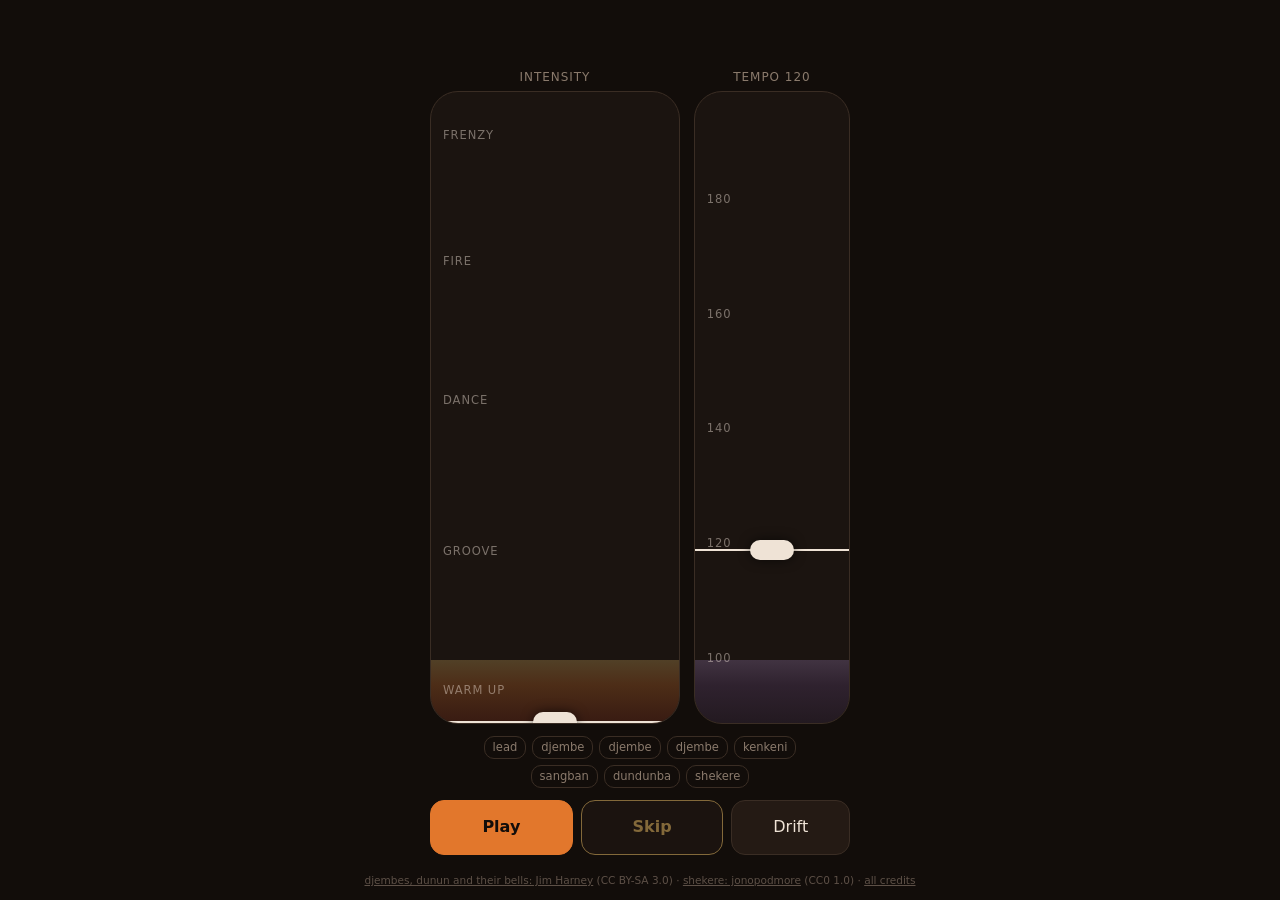
<file: index.html>
<!doctype html>
<html lang="en">
<head>
  <meta charset="utf-8">
  <meta name="viewport" content="width=device-width, initial-scale=1, viewport-fit=cover, user-scalable=no">
  <meta http-equiv="Content-Security-Policy" content="default-src 'none'; script-src 'self'; style-src 'self'; img-src 'self'; media-src 'self'; connect-src 'self'; worker-src 'self'; manifest-src 'self'; base-uri 'none'; form-action 'none'">
  <meta name="robots" content="noindex, nofollow">
  <meta name="theme-color" content="#120d0a">
  <meta name="description" content="An endless Malinke-style drum ensemble for dancing">
  <title>Drums</title>
  <link rel="manifest" href="manifest.webmanifest">
  <link rel="icon" href="icon.svg" type="image/svg+xml">
  <link rel="apple-touch-icon" href="icon-192.png">
  <link rel="stylesheet" href="style.css">
</head>
<body>
  <header>
    <div id="rhythm">&nbsp;</div>
    <div id="meta">&nbsp;</div>
  </header>

  <main>
    <div id="sliders">
      <div class="col">
        <div class="cap">intensity</div>
        <div id="slider" class="slider" role="slider" aria-label="Intensity" aria-valuemin="0" aria-valuemax="100" tabindex="0">
          <div id="energy" class="fill"></div>
          <div id="center" class="center"></div>
          <div id="target" class="knob"><span></span></div>
          <div class="mark at92">frenzy</div>
          <div class="mark at72">fire</div>
          <div class="mark at50">dance</div>
          <div class="mark at26">groove</div>
          <div class="mark at4">warm up</div>
        </div>
      </div>
      <div class="col narrow">
        <div class="cap" id="tempoCap">tempo</div>
        <div id="tempo" class="slider" role="slider" aria-label="Tempo" aria-valuemin="90" aria-valuemax="200" tabindex="0">
          <div id="tempoNow" class="fill cool"></div>
          <div id="tempoCenter" class="center"></div>
          <div id="tempoKnob" class="knob"><span></span></div>
          <div class="mark at81_8">180</div>
          <div class="mark at63_6">160</div>
          <div class="mark at45_5">140</div>
          <div class="mark at27_3">120</div>
          <div class="mark at9_1">100</div>
        </div>
      </div>
    </div>
    <div id="players">
      <span data-p="LEAD">lead</span>
      <span data-p="DJ1">djembe</span><span data-p="DJ2">djembe</span><span data-p="DJ3">djembe</span>
      <span data-p="KK">kenkeni</span><span data-p="SB">sangban</span><span data-p="DB">dundunba</span>
      <span data-p="SH">shekere</span>
    </div>
  </main>

  <footer>
    <div class="row">
      <button id="play" class="big">Play</button>
      <button id="break" class="big brk" disabled>Skip</button>
      <button id="auto" class="toggle" aria-pressed="false">Drift</button>
    </div>
  </footer>
  <div id="status"></div>
  <div id="credits"></div>
  <audio id="out" playsinline></audio>
  <script type="module" src="app.js"></script>
</body>
</html>
</file>
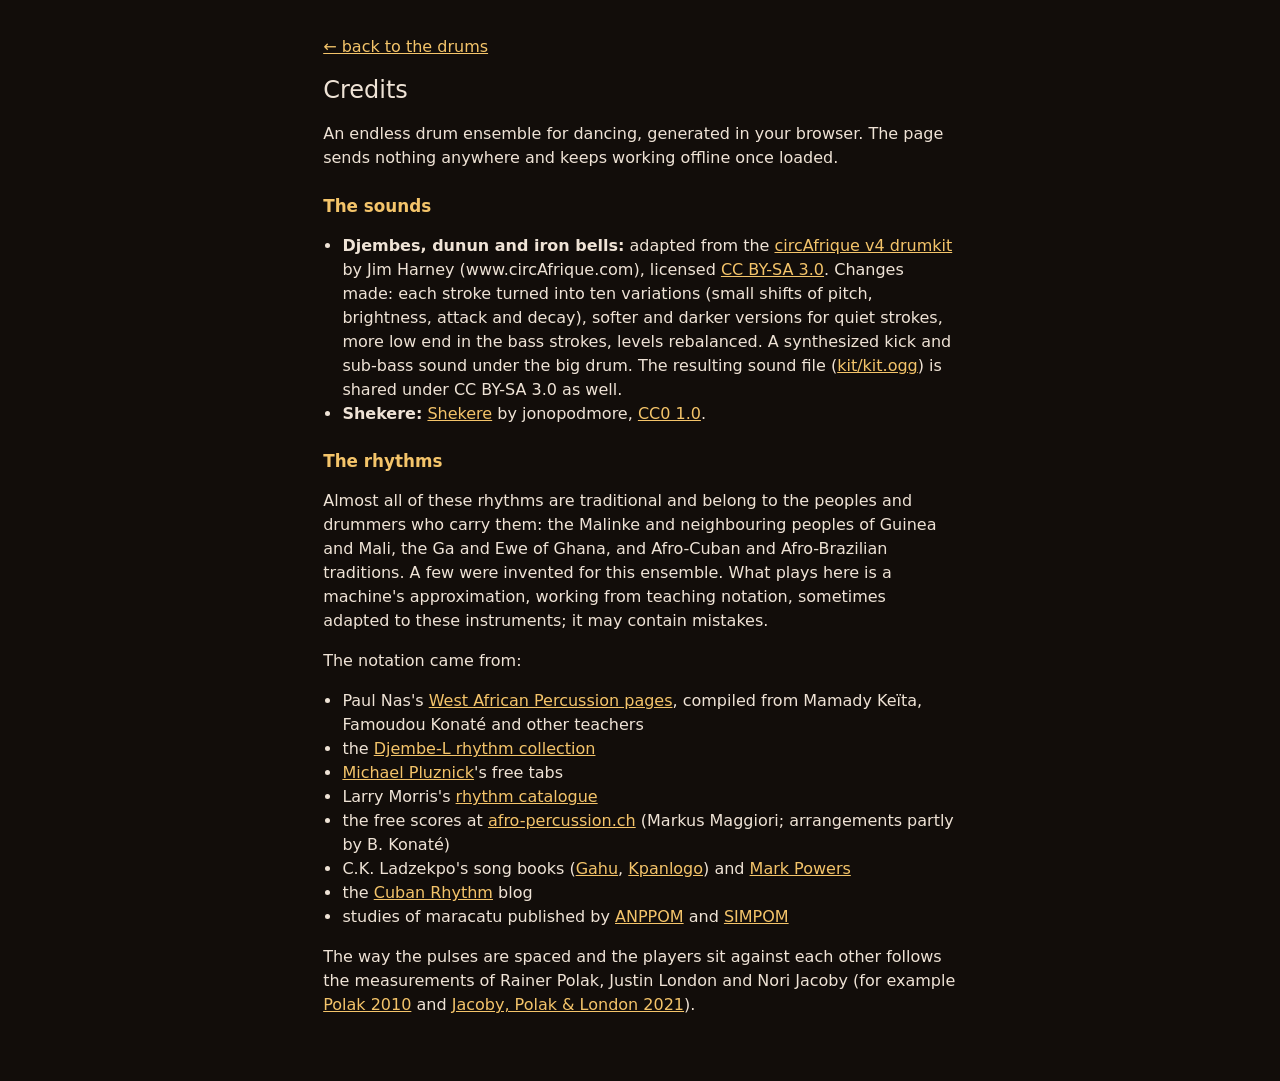
<file: credits.html>
<!doctype html>
<html lang="en">
<head>
  <meta charset="utf-8">
  <meta name="viewport" content="width=device-width, initial-scale=1">
  <meta http-equiv="Content-Security-Policy" content="default-src 'none'; script-src 'self'; style-src 'self'; img-src 'self'; media-src 'self'; connect-src 'self'; worker-src 'self'; manifest-src 'self'; base-uri 'none'; form-action 'none'">
  <meta name="robots" content="noindex, nofollow">
  <meta name="theme-color" content="#120d0a">
  <title>Drums: credits</title>
  <link rel="icon" href="icon.svg" type="image/svg+xml">
  <link rel="stylesheet" href="style.css">
</head>
<body class="doc">
  <p><a href="./">← back to the drums</a></p>
  <h1>Credits</h1>
  <p>An endless drum ensemble for dancing, generated in your browser. The page sends nothing anywhere and keeps working offline once loaded.</p>

  <h2>The sounds</h2>
  <ul>
    <li><strong>Djembes, dunun and iron bells:</strong> adapted from the <a href="https://sourceforge.net/projects/hydrogen/files/Sound%20Libraries/Main%20sound%20libraries/circAfrique%20v4.h2drumkit">circAfrique v4 drumkit</a> by Jim Harney (www.circAfrique.com), licensed <a href="https://creativecommons.org/licenses/by-sa/3.0/">CC BY-SA 3.0</a>. Changes made: each stroke turned into ten variations (small shifts of pitch, brightness, attack and decay), softer and darker versions for quiet strokes, more low end in the bass strokes, levels rebalanced. A synthesized kick and sub-bass sound under the big drum. The resulting sound file (<a href="kit/kit.ogg">kit/kit.ogg</a>) is shared under CC BY-SA 3.0 as well.</li>
    <li><strong>Shekere:</strong> <a href="https://freesound.org/people/jonopodmore/sounds/586994/">Shekere</a> by jonopodmore, <a href="https://creativecommons.org/publicdomain/zero/1.0/">CC0 1.0</a>.</li>
  </ul>

  <h2>The rhythms</h2>
  <p>Almost all of these rhythms are traditional and belong to the peoples and drummers who carry them: the Malinke and neighbouring peoples of Guinea and Mali, the Ga and Ewe of Ghana, and Afro-Cuban and Afro-Brazilian traditions. A few were invented for this ensemble. What plays here is a machine's approximation, working from teaching notation, sometimes adapted to these instruments; it may contain mistakes.</p>
  <p>The notation came from:</p>
  <ul>
    <li>Paul Nas's <a href="http://web.archive.org/web/2006/http://www.paulnas.eu:80/wap/legenden.html">West African Percussion pages</a>, compiled from Mamady Keïta, Famoudou Konaté and other teachers</li>
    <li>the <a href="http://web.archive.org/web/2013/http://bobmiller.yolasite.com/compiled-file.php">Djembe-L rhythm collection</a></li>
    <li><a href="https://michaelpluznick.com/">Michael Pluznick</a>'s free tabs</li>
    <li>Larry Morris's <a href="http://web.archive.org/web/20010425063627/http://www.geocities.com/Broadway/2413/music_rhythm_catalog.html">rhythm catalogue</a></li>
    <li>the free scores at <a href="https://afro-percussion.ch/downloads/">afro-percussion.ch</a> (Markus Maggiori; arrangements partly by B. Konaté)</li>
    <li>C.K. Ladzekpo's song books (<a href="https://www.richardhodges.com/ladzekpo/Gahu%20Song%20Book.pdf">Gahu</a>, <a href="https://www.richardhodges.com/ladzekpo/Kpanlogo%20Song%20Book.pdf">Kpanlogo</a>) and <a href="https://powerspercussion.com/wp-content/uploads/2015/07/gahuArticle.pdf">Mark Powers</a></li>
    <li>the <a href="http://cubanrhythm.blogspot.com/">Cuban Rhythm</a> blog</li>
    <li>studies of maracatu published by <a href="https://anppom.org.br/anais/anaiscongresso_anppom_2025/papers/84.pdf">ANPPOM</a> and <a href="https://seer.unirio.br/simpom/article/download/4720/4212/24233">SIMPOM</a></li>
  </ul>
  <p>The way the pulses are spaced and the players sit against each other follows the measurements of Rainer Polak, Justin London and Nori Jacoby (for example <a href="https://mtosmt.org/issues/mto.10.16.4/mto.10.16.4.polak.html">Polak 2010</a> and <a href="https://doi.org/10.1098/rstb.2020.0331">Jacoby, Polak &amp; London 2021</a>).</p>
</body>
</html>
</file>
<file: style.css>
:root {
  --bg: #120d0a;
  --fg: #efe3d6;
  --dim: #8a7a6c;
  --line: #3a2d24;
  --fire: #e2772c;
  --ember: #8e2f17;
  --gold: #f4c46a;
}
* {
  box-sizing: border-box;
  -webkit-tap-highlight-color: transparent;
}
html,
body {
  margin: 0;
  height: 100%;
  background: var(--bg);
  color: var(--fg);
  font:
    16px/1.3 system-ui,
    -apple-system,
    "Segoe UI",
    Roboto,
    sans-serif;
  overscroll-behavior: none;
}
body {
  display: flex;
  flex-direction: column;
  height: 100dvh;
  padding: env(safe-area-inset-top) 16px calc(env(safe-area-inset-bottom) + 12px);
  user-select: none;
}
header {
  text-align: center;
  padding: 14px 0 8px;
}
#rhythm {
  font-size: 1.35rem;
  letter-spacing: 0.04em;
}
#meta {
  color: var(--dim);
  font-size: 0.85rem;
  margin-top: 2px;
  min-height: 1.1em;
}
main {
  flex: 1;
  display: flex;
  flex-direction: column;
  align-items: center;
  gap: 12px;
  min-height: 0;
}
#sliders {
  flex: 1;
  display: flex;
  gap: 14px;
  width: min(92vw, 420px);
  min-height: 0;
}
.col {
  flex: 1.6;
  display: flex;
  flex-direction: column;
  min-height: 0;
}
.col.narrow {
  flex: 1;
}
.cap {
  text-align: center;
  color: var(--dim);
  font-size: 0.75rem;
  letter-spacing: 0.08em;
  text-transform: uppercase;
  padding-bottom: 6px;
}
.slider {
  position: relative;
  flex: 1;
  border-radius: 28px;
  overflow: hidden;
  background: #1b1410;
  border: 1px solid var(--line);
  touch-action: none;
  cursor: pointer;
  outline: none;
}
.fill {
  position: absolute;
  left: 0;
  right: 0;
  bottom: 0;
  height: 10%;
  background:
    linear-gradient(
      to top,
      var(--ember),
      var(--fire) 60%,
      var(--gold));
  opacity: 0.85;
  transition: height 0.6s ease-out;
}
.fill.cool {
  background:
    linear-gradient(
      to top,
      #3b2a52,
      #6b4b8a 60%,
      #b391d6);
}
.slider.idle .fill {
  opacity: 0.25;
}
.knob {
  position: absolute;
  left: 0;
  right: 0;
  bottom: 35%;
  height: 0;
  border-top: 2px solid var(--fg);
}
.knob span {
  position: absolute;
  left: 50%;
  top: -11px;
  width: 44px;
  height: 20px;
  margin-left: -22px;
  border-radius: 10px;
  background: var(--fg);
  box-shadow: 0 0 12px rgba(0, 0, 0, 0.6);
}
.mark {
  position: absolute;
  left: 12px;
  font-size: 0.72rem;
  color: rgba(239, 227, 214, 0.45);
  letter-spacing: 0.08em;
  text-transform: uppercase;
  pointer-events: none;
}
#players {
  display: flex;
  flex-wrap: wrap;
  justify-content: center;
  gap: 6px;
  max-width: 360px;
}
#players span {
  font-size: 0.72rem;
  padding: 3px 8px;
  border-radius: 10px;
  border: 1px solid var(--line);
  color: var(--dim);
  transition: all 0.4s;
}
#players span.on {
  color: var(--bg);
  background: var(--fire);
  border-color: var(--fire);
}
footer {
  display: flex;
  flex-direction: column;
  gap: 8px;
  padding-top: 12px;
  align-items: center;
}
footer .row {
  display: flex;
  gap: 8px;
  justify-content: center;
  width: min(92vw, 420px);
}
footer .row button {
  flex: 1;
}
button.big.brk {
  background: #241a14;
  color: var(--gold);
  border-color: var(--gold);
}
button.big.brk.armed {
  background: var(--gold);
  color: var(--bg);
}
button {
  font: inherit;
  color: var(--fg);
  background: #241a14;
  border: 1px solid var(--line);
  border-radius: 14px;
  padding: 12px 10px;
  min-width: 72px;
}
button.big {
  padding: 16px 10px;
  min-width: 96px;
  background: var(--fire);
  color: var(--bg);
  border-color: var(--fire);
  font-weight: 600;
}
button.big.stop {
  background: #241a14;
  color: var(--fg);
  border-color: var(--fire);
}
button.toggle[aria-pressed=true] {
  border-color: var(--gold);
  color: var(--gold);
}
footer .row button.toggle {
  flex: 0.8;
}
button:disabled {
  opacity: 0.5;
}
#status {
  text-align: center;
  color: var(--dim);
  font-size: 0.8rem;
  min-height: 1.2em;
  padding-top: 6px;
}
#credits {
  text-align: center;
  color: #5d5047;
  font-size: 0.66rem;
  padding-top: 4px;
}
#credits a {
  color: inherit;
}
.center {
  position: absolute;
  left: 0;
  right: 0;
  height: 0;
  border-top: 2px dotted rgba(239, 227, 214, 0.55);
  display: none;
  pointer-events: none;
}
.slider.drifting .center {
  display: block;
}
.slider.drifting .knob {
  transition: bottom 1.5s linear;
}
body.playing #meta {
  cursor: pointer;
}
.mark.at92 {
  bottom: 92%;
}
.mark.at72 {
  bottom: 72%;
}
.mark.at50 {
  bottom: 50%;
}
.mark.at26 {
  bottom: 26%;
}
.mark.at4 {
  bottom: 4%;
}
.mark.at81_8 {
  bottom: 81.8%;
}
.mark.at63_6 {
  bottom: 63.6%;
}
.mark.at45_5 {
  bottom: 45.5%;
}
.mark.at27_3 {
  bottom: 27.3%;
}
.mark.at9_1 {
  bottom: 9.1%;
}
body.doc {
  display: block;
  height: auto;
  max-width: 42rem;
  margin: 0 auto;
  padding: 1.2rem 1.2rem 3rem;
  user-select: text;
  overflow: auto;
}
body.doc h1 {
  font-size: 1.5rem;
  font-weight: 500;
  margin: 0.4rem 0 1rem;
}
body.doc h2 {
  font-size: 1.05rem;
  font-weight: 600;
  margin: 1.6rem 0 0.4rem;
  color: var(--gold);
}
body.doc p,
body.doc li {
  color: var(--fg);
  line-height: 1.5;
}
body.doc ul {
  padding-left: 1.2rem;
}
body.doc a {
  color: var(--gold);
}
</file>
